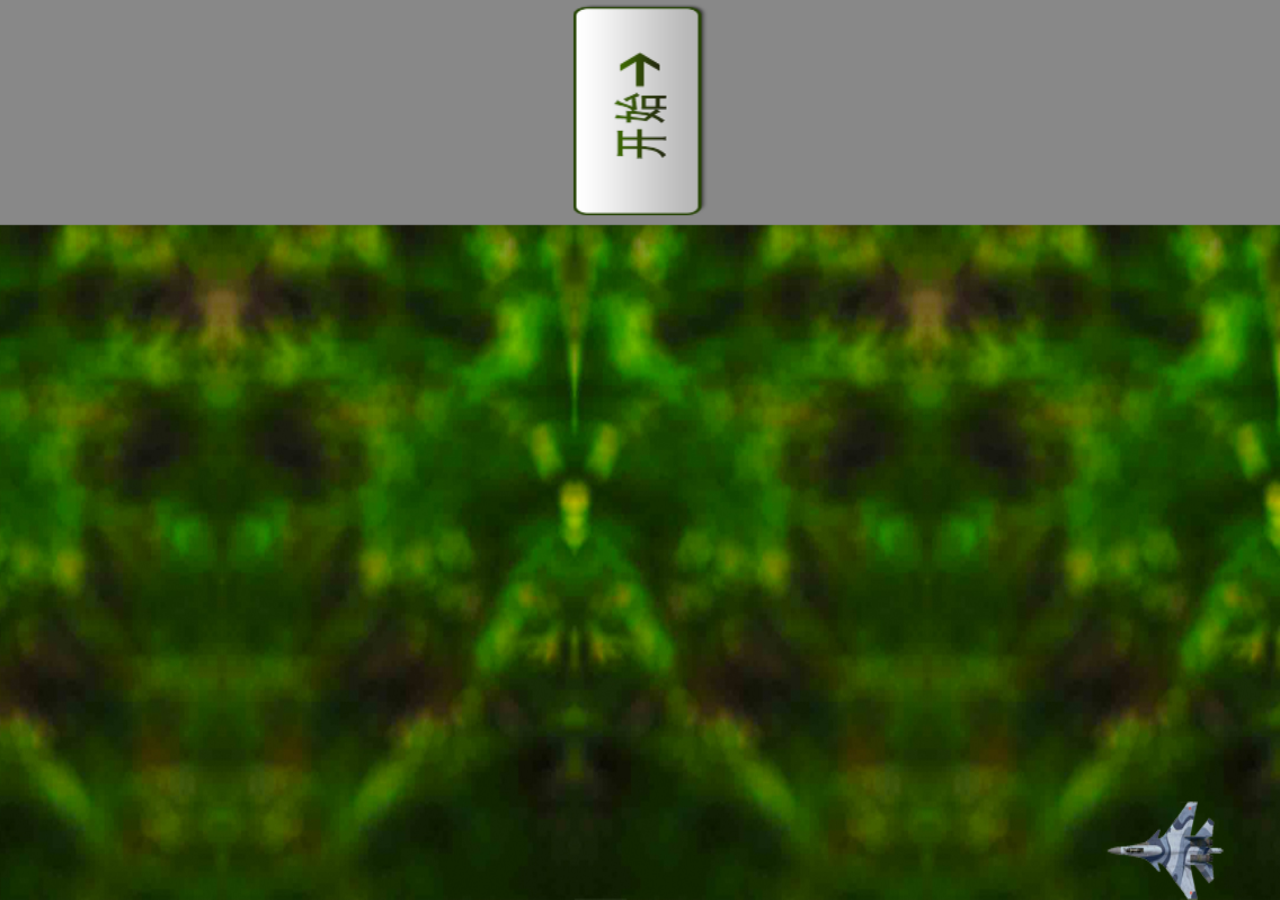
<file: Fighter/index.html>
<!DOCTYPE HTML>
<html>
<head>
    <meta charset="utf-8">
    <title>Egret</title>
    <meta name="viewport" content="width=device-width,initial-scale=1, minimum-scale=1, maximum-scale=1, user-scalable=no"/>
    <meta name="apple-mobile-web-app-capable" content="yes"/>
    <meta name="full-screen" content="true"/>
    <meta name="screen-orientation" content="portrait"/>
    <meta name="x5-fullscreen" content="true"/>
    <meta name="360-fullscreen" content="true"/>
    <style>
        html, body {
            -ms-touch-action: none;
            background: #888888;
            padding: 0;
            border: 0;
            margin: 0;
            height: 100%;
        }
    </style>

    <!--这个标签为通过egret提供的第三方库的方式生成的 javascript 文件。删除 modules_files 标签后，库文件加载列表将不会变化，请谨慎操作！-->
    <!--modules_files_start-->
	<script egret="lib" src="libs/modules/egret/egret.js" src-release="libs/modules/egret/egret.min.js"></script>
	<script egret="lib" src="libs/modules/egret/egret.web.js" src-release="libs/modules/egret/egret.web.min.js"></script>
	<script egret="lib" src="libs/modules/game/game.js" src-release="libs/modules/game/game.min.js"></script>
	<script egret="lib" src="libs/modules/res/res.js" src-release="libs/modules/res/res.min.js"></script>
	<script egret="lib" src="libs/modules/tween/tween.js" src-release="libs/modules/tween/tween.min.js"></script>
	<!--modules_files_end-->

    <!--这个标签为不通过egret提供的第三方库的方式使用的 javascript 文件，请将这些文件放在libs下，但不要放在modules下面。-->
    <!--other_libs_files_start-->
    <script egret="lib" src="polyfill/promise.js" src-release="polyfill/promise.min.js"></script>
    <!--other_libs_files_end-->

    <!--这个标签会被替换为项目中所有的 javascript 文件。删除 game_files 标签后，项目文件加载列表将不会变化，请谨慎操作！-->
    <!--game_files_start-->
	<script egret="game" src="bin-debug/Airplane.js"></script>
	<script egret="game" src="bin-debug/BgMap.js"></script>
	<script egret="game" src="bin-debug/Bullet.js"></script>
	<script egret="game" src="bin-debug/GameContainer.js"></script>
	<script egret="game" src="bin-debug/LoadingUI.js"></script>
	<script egret="game" src="bin-debug/Main.js"></script>
	<script egret="game" src="bin-debug/ScorePanel.js"></script>
	<script egret="game" src="bin-debug/utils/GameUtil.js"></script>
	<!--game_files_end-->
</head>
<body>

    <div style="margin: auto;width: 100%;height: 100%;" class="egret-player"
         data-entry-class="Main"
         data-orientation="portrait"
         data-scale-mode="exactFit"
         data-frame-rate="30"
         data-content-width="640"
         data-content-height="1136"
         data-show-paint-rect="false"
         data-multi-fingered="2"
         data-show-fps="false" data-show-log="false"
         data-show-fps-style="x:0,y:0,size:12,textColor:0xffffff,bgAlpha:0.9">
    </div>
    <script>
        /**
         * {
         * "renderMode":, //引擎渲染模式，"canvas" 或者 "webgl"
         * "audioType": 0 //使用的音频类型，0:默认，1:qq audio，2:web audio，3:audio
         * "antialias": //WebGL模式下是否开启抗锯齿，true:开启，false:关闭，默认为false
         * "retina": //是否基于devicePixelRatio缩放画布
         * }
         **/
        egret.runEgret({renderMode:"webgl", audioType:0});
    </script>
</body>
</html>
</file>
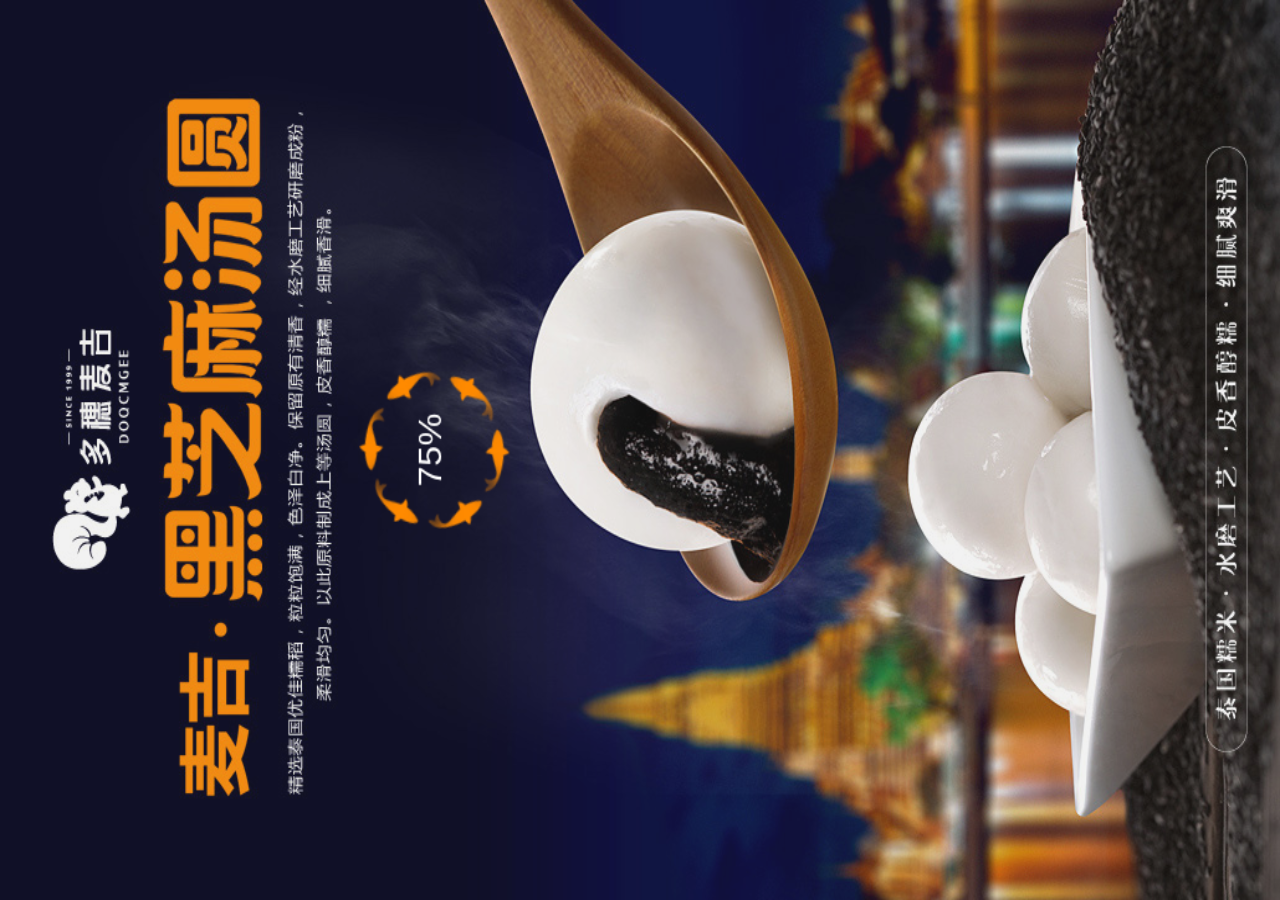
<file: hb-rain/index.html>
<!DOCTYPE HTML>
<html>
<head>
    <meta charset="utf-8">
    <title>多穗麦吉</title>
    <meta name="viewport" content="width=device-width,initial-scale=1, minimum-scale=1, maximum-scale=1, user-scalable=no"/>
    <meta name="apple-mobile-web-app-capable" content="yes"/>
    <meta name="full-screen" content="true"/>
    <meta name="screen-orientation" content="portrait"/>
    <meta name="x5-fullscreen" content="true"/>
    <meta name="360-fullscreen" content="true"/>
    <style>
        html, body {
            -ms-touch-action: none;
            background: #888888;
            padding: 0;
            border: 0;
            margin: 0;
            height: 100%;
        }
    </style>

    <!--这个标签为通过egret提供的第三方库的方式生成的 javascript 文件。删除 modules_files 标签后，库文件加载列表将不会变化，请谨慎操作！-->
    <!--modules_files_start-->
	<script egret="lib" src="libs/modules/egret/egret.js" src-release="libs/modules/egret/egret.min.js"></script>
	<script egret="lib" src="libs/modules/egret/egret.web.js" src-release="libs/modules/egret/egret.web.min.js"></script>
	<script egret="lib" src="libs/modules/game/game.js" src-release="libs/modules/game/game.min.js"></script>
	<script egret="lib" src="libs/modules/res/res.js" src-release="libs/modules/res/res.min.js"></script>
	<script egret="lib" src="libs/modules/tween/tween.js" src-release="libs/modules/tween/tween.min.js"></script>
	<!--modules_files_end-->

    <!--这个标签为不通过egret提供的第三方库的方式使用的 javascript 文件，请将这些文件放在libs下，但不要放在modules下面。-->
    <!--other_libs_files_start-->
    <script egret="lib" src="polyfill/promise.js" src-release="polyfill/promise.min.js"></script>
    <script egret="lib" src="libs/jquery.js" src-release="libs/jquery.js"></script>
    <script src="http://res.wx.qq.com/open/js/jweixin-1.0.0.js"></script>
    <script egret="lib" src="libs/ls.js" src-release="libs/ls.js"></script>
    <!--other_libs_files_end-->

    <!--这个标签会被替换为项目中所有的 javascript 文件。删除 game_files 标签后，项目文件加载列表将不会变化，请谨慎操作！-->
    <!--game_files_start-->
	<script egret="game" src="bin-debug/utils/PopUp.js"></script>
	<script egret="game" src="bin-debug/RedPacket.js"></script>
	<script egret="game" src="bin-debug/ErrorPop.js"></script>
	<script egret="game" src="bin-debug/GameoverPop.js"></script>
	<script egret="game" src="bin-debug/GameView.js"></script>
	<script egret="game" src="bin-debug/HelpPop.js"></script>
	<script egret="game" src="bin-debug/LoadingUI.js"></script>
	<script egret="game" src="bin-debug/Main.js"></script>
	<script egret="game" src="bin-debug/MainView.js"></script>
	<script egret="game" src="bin-debug/QRcode.js"></script>
	<script egret="game" src="bin-debug/ReceivedPop.js"></script>
	<script egret="game" src="bin-debug/EndView.js"></script>
	<script egret="game" src="bin-debug/RedPacketItem.js"></script>
	<script egret="game" src="bin-debug/Score.js"></script>
	<script egret="game" src="bin-debug/Share.js"></script>
	<script egret="game" src="bin-debug/SharePop.js"></script>
	<script egret="game" src="bin-debug/UserInfo.js"></script>
	<script egret="game" src="bin-debug/utils/CustomImage.js"></script>
	<script egret="game" src="bin-debug/utils/Global.js"></script>
	<script egret="game" src="bin-debug/utils/Middle.js"></script>
	<script egret="game" src="bin-debug/CountDown.js"></script>
	<script egret="game" src="bin-debug/utils/StageUtils.js"></script>
	<script egret="game" src="bin-debug/utils/UIManager.js"></script>
	<!--game_files_end-->
</head>
<body>

    <div style="margin: auto;width: 100%;height: 100%;" class="egret-player" id="gameDiv"
         data-entry-class="Main"
         data-orientation="portrait"
         data-scale-mode="exactFit"
         data-frame-rate="30"
         data-content-width="640"
         data-content-height="1030"
         data-show-paint-rect="false"
         data-multi-fingered="2"
         data-show-fps="false" data-show-log="false"
         data-show-fps-style="x:0,y:0,size:12,textColor:0xffffff,bgAlpha:0.9">
    </div>
    <script>
        /**
         * {
         * "renderMode":, //引擎渲染模式，"canvas" 或者 "webgl"
         * "audioType": 0 //使用的音频类型，0:默认，1:qq audio，2:web audio，3:audio
         * "antialias": //WebGL模式下是否开启抗锯齿，true:开启，false:关闭，默认为false
         * "retina": //是否基于devicePixelRatio缩放画布
         * }
         **/
        egret.runEgret({renderMode:"webgl", audioType:0});

        $(document).ready(function()
        {
            $.scriptReady = true;
            //  $('.wx').hide();
        });

    </script>
</body>
</html>
</file>
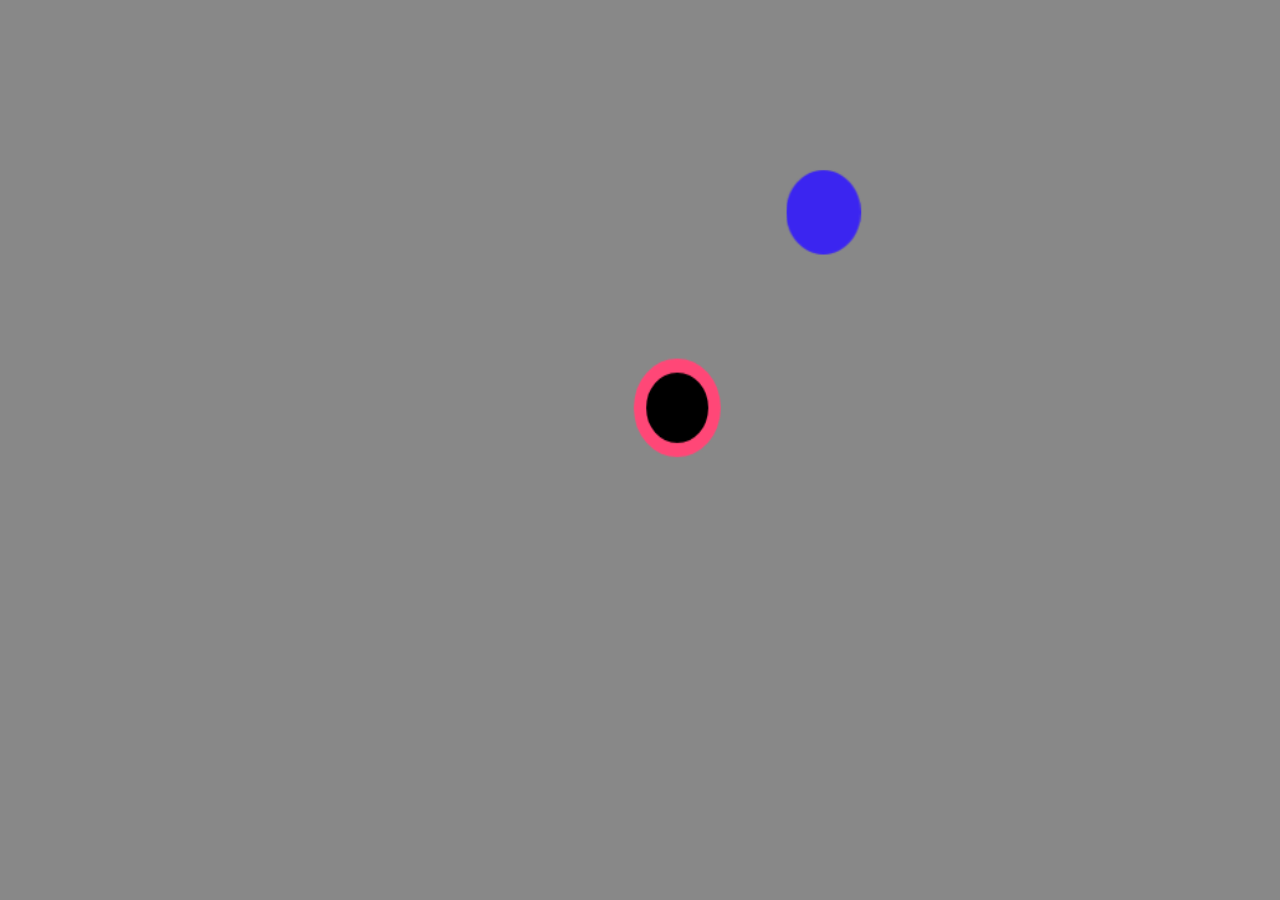
<file: snake/index.html>
<!DOCTYPE HTML>
<html>
<head>
    <meta charset="utf-8">
    <title>贪吃蛇</title>
    <meta name="viewport" content="width=device-width,initial-scale=1, minimum-scale=1, maximum-scale=1, user-scalable=no"/>
    <meta name="apple-mobile-web-app-capable" content="yes"/>
    <meta name="full-screen" content="true"/>
    <meta name="screen-orientation" content="portrait"/>
    <meta name="x5-fullscreen" content="true"/>
    <meta name="360-fullscreen" content="true"/>
    <style>
        html, body {
            -ms-touch-action: none;
            background: #888888;
            padding: 0;
            border: 0;
            margin: 0;
            height: 100%;
        }
    </style>

    <!--这个标签为通过egret提供的第三方库的方式生成的 javascript 文件。删除 modules_files 标签后，库文件加载列表将不会变化，请谨慎操作！-->
    <!--modules_files_start-->
	<script egret="lib" src="libs/modules/egret/egret.js" src-release="libs/modules/egret/egret.min.js"></script>
	<script egret="lib" src="libs/modules/egret/egret.web.js" src-release="libs/modules/egret/egret.web.min.js"></script>
	<script egret="lib" src="libs/modules/game/game.js" src-release="libs/modules/game/game.min.js"></script>
	<script egret="lib" src="libs/modules/res/res.js" src-release="libs/modules/res/res.min.js"></script>
	<script egret="lib" src="libs/modules/tween/tween.js" src-release="libs/modules/tween/tween.min.js"></script>
	<!--modules_files_end-->

    <!--这个标签为不通过egret提供的第三方库的方式使用的 javascript 文件，请将这些文件放在libs下，但不要放在modules下面。-->
    <!--other_libs_files_start-->
    <script egret="lib" src="polyfill/promise.js" src-release="polyfill/promise.min.js"></script>
    <!--other_libs_files_end-->

    <!--这个标签会被替换为项目中所有的 javascript 文件。删除 game_files 标签后，项目文件加载列表将不会变化，请谨慎操作！-->
    <!--game_files_start-->
	<script egret="game" src="bin-debug/Food.js"></script>
	<script egret="game" src="bin-debug/LoadingUI.js"></script>
	<script egret="game" src="bin-debug/Main.js"></script>
	<script egret="game" src="bin-debug/Snake.js"></script>
	<!--game_files_end-->
</head>
<body>

    <div style="margin: auto;width: 100%;height: 100%;" class="egret-player"
         data-entry-class="Main"
         data-orientation="portrait"
         data-scale-mode="exactFit"
         data-frame-rate="30"
         data-content-width="640"
         data-content-height="1030"
         data-show-paint-rect="false"
         data-multi-fingered="2"
         data-show-fps="false" data-show-log="false"
         data-show-fps-style="x:0,y:0,size:12,textColor:0xffffff,bgAlpha:0.9">
    </div>
    <script>
        /**
         * {
         * "renderMode":, //引擎渲染模式，"canvas" 或者 "webgl"
         * "audioType": 0 //使用的音频类型，0:默认，1:qq audio，2:web audio，3:audio
         * "antialias": //WebGL模式下是否开启抗锯齿，true:开启，false:关闭，默认为false
         * "retina": //是否基于devicePixelRatio缩放画布
         * }
         **/
        egret.runEgret({renderMode:"webgl", audioType:0});
    </script>
</body>
</html>
</file>
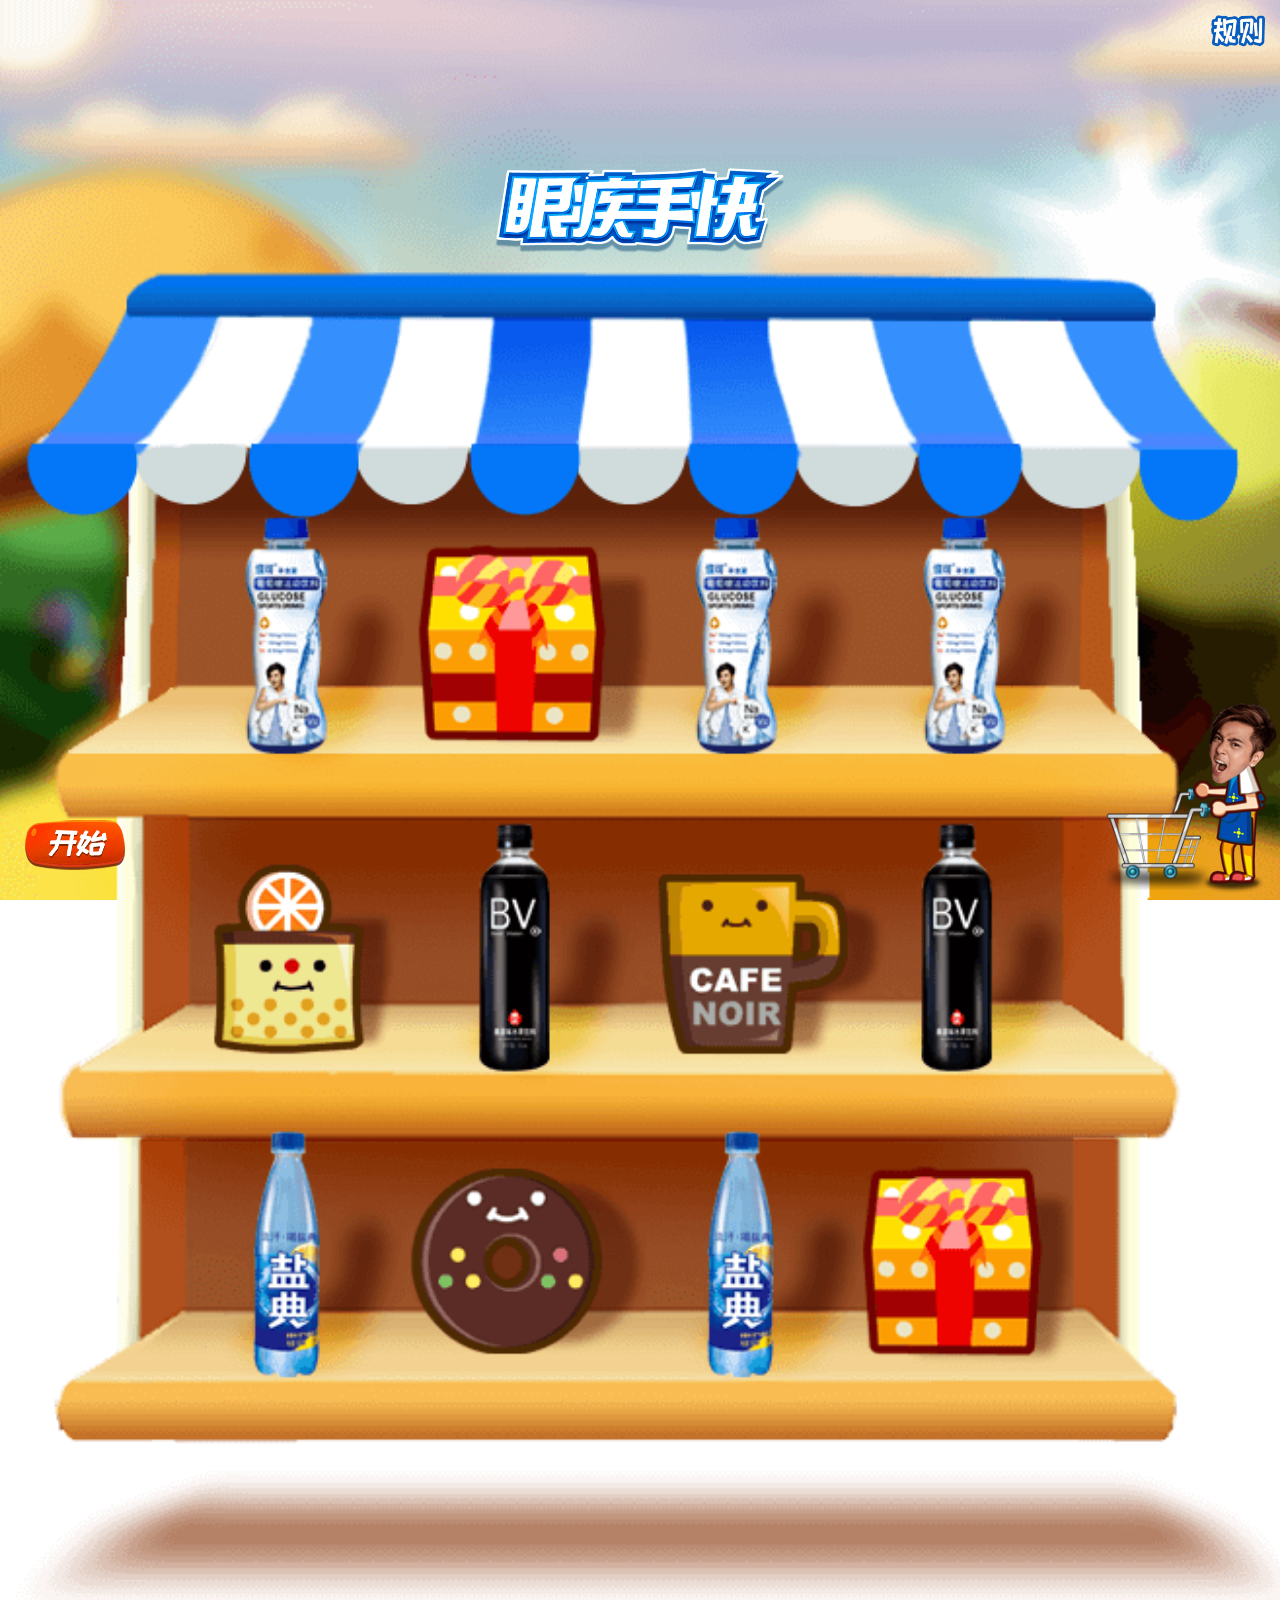
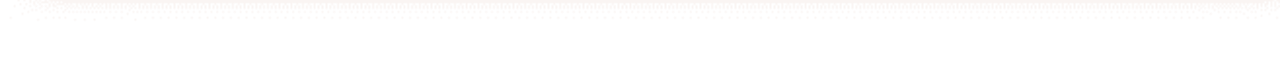
<file: yjsk/html/index.html>
<!DOCTYPE html>
<html>
<head>
	<title>眼疾手快</title>
	<meta charset="utf-8">
	<meta name="viewport" content="width=device-width, initial-scale=1, maximum-scale=1, user-scalable=no">
	<!-- 忽略页面中的数字识别为电话号码 -->
    <meta name="format-detection"content="telephone=no, email=no" />
    <!-- 启用360浏览器的极速模式(webkit) -->
    <meta name="renderer" content="webkit">
    <!-- 避免IE使用兼容模式 -->
    <meta http-equiv="X-UA-Compatible" content="IE=edge">
    <!-- 针对手持设备优化，主要是针对一些老的不识别viewport的浏览器，比如黑莓 -->
    <meta name="HandheldFriendly" content="true">
    <!-- 微软的老式浏览器 -->
    <meta name="MobileOptimized" content="320">
    <!-- uc强制竖屏 -->
    <meta name="screen-orientation" content="portrait">
    <!-- QQ强制竖屏 -->
    <meta name="x5-orientation" content="portrait">
    <!-- UC强制全屏 -->
    <meta name="full-screen" content="yes">
    <!-- QQ强制全屏 -->
    <meta name="x5-fullscreen" content="true">
    <!-- UC应用模式 -->
    <meta name="browsermode" content="application">
    <!-- QQ应用模式 -->
    <meta name="x5-page-mode" content="app">
    <!-- windows phone 点击无高光 -->
    <meta name="msapplication-tap-highlight" content="no">
    <link rel="stylesheet" type="text/css" href="../css/reset.css">
    <link rel="stylesheet" type="text/css" href="../css/index.css">
</head>
<body>
<div class="container">
	<span class="helpBtn" id="helpBtn"><img src="../resource/help-btn.png"></span>
	<div class="main">
		<p class="title"><span><img src="../resource/title.png"></span></p>
		<p class="box"><img src="../resource/login_bg.png"></p>
	</div>
	<a href="playgames.html"><img src="../resource/start.png"></a>
	<span class="car"><img src="../resource/car.png"></span>
	<span class="man"></span>
</div>
<!-- Popup -->
<div id="Popup" class="Popup">
	<div class="popbg">
		<img src="../resource/pop_bg.png">
		<span class="info"><img src="../resource/help_bg.png"></span>
	</div>
	<p><span id="close" class="close"><img src="../resource/ok.png"></span></p>
</div>
</body>
<script type="text/javascript" src="../js/jquery.min.js"></script>
<script type="text/javascript" src="../js/layer.js"></script>
<script type="text/javascript">
	$(function () {
		$('#helpBtn').click(function () {

			var index = layer.open({
				type: 1,
				title: 0,
				closeBtn: 0,
				scrollbar: false,
				shade: [0.8, "#000"],     //设置遮罩层背景
				content: $('#Popup')
			});
			$('#close').click(function () {
				layer.close(index);
			});
		});

	});
</script>
</html>
</file>
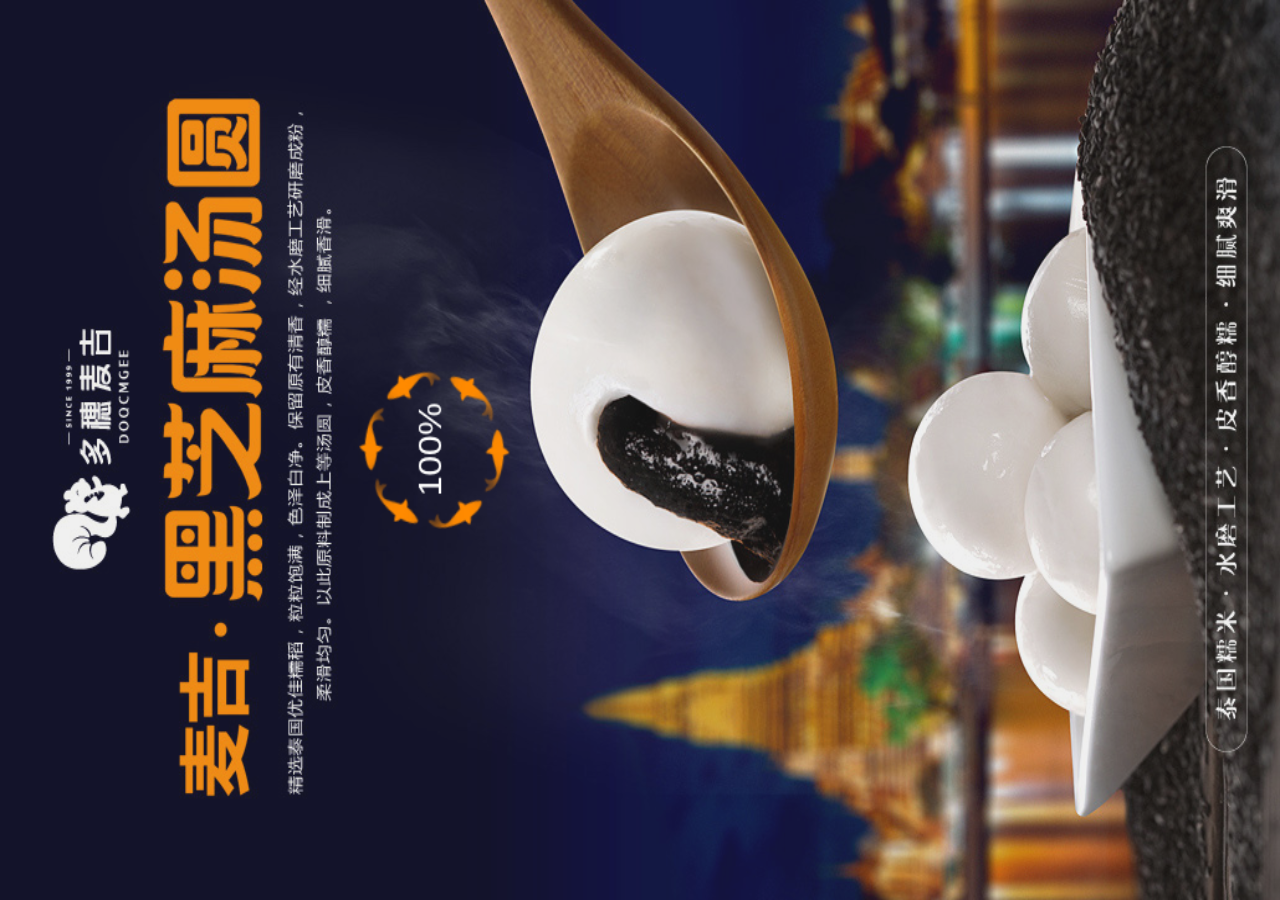
<file: hb-rain/bin-release/web/180120111854/index.html>
<!DOCTYPE HTML>
<html>
<head>
    <meta charset="utf-8">
    <title>多穗麦吉</title>
    <meta name="viewport" content="width=device-width,initial-scale=1, minimum-scale=1, maximum-scale=1, user-scalable=no"/>
    <meta name="apple-mobile-web-app-capable" content="yes"/>
    <meta name="full-screen" content="true"/>
    <meta name="screen-orientation" content="portrait"/>
    <meta name="x5-fullscreen" content="true"/>
    <meta name="360-fullscreen" content="true"/>
    <style>
        html, body {
            -ms-touch-action: none;
            background: #888888;
            padding: 0;
            border: 0;
            margin: 0;
            height: 100%;
        }
    </style>

    <!--这个标签为通过egret提供的第三方库的方式生成的 javascript 文件。删除 modules_files 标签后，库文件加载列表将不会变化，请谨慎操作！-->
    <!--modules_files_start-->
	<script egret="lib" src="libs/modules/egret/egret.min.js"></script>
	<script egret="lib" src="libs/modules/egret/egret.web.min.js"></script>
	<script egret="lib" src="libs/modules/game/game.min.js"></script>
	<script egret="lib" src="libs/modules/res/res.min.js"></script>
	<script egret="lib" src="libs/modules/tween/tween.min.js"></script>
	<!--modules_files_end-->

    <!--这个标签为不通过egret提供的第三方库的方式使用的 javascript 文件，请将这些文件放在libs下，但不要放在modules下面。-->
    <!--other_libs_files_start-->
    <script egret="lib" src="polyfill/promise.min.js"></script>
    <script egret="lib" src="libs/jquery.js"></script>
    <script src="http://res.wx.qq.com/open/js/jweixin-1.0.0.js"></script>
    <script egret="lib" src="libs/ls.js"></script>
    <!--other_libs_files_end-->

    <!--这个标签会被替换为项目中所有的 javascript 文件。删除 game_files 标签后，项目文件加载列表将不会变化，请谨慎操作！-->
    <!--game_files_start-->
	<script src="main.min.js"></script>
	<!--game_files_end-->
</head>
<body>

    <div style="margin: auto;width: 100%;height: 100%;" class="egret-player"
         data-entry-class="Main"
         data-orientation="portrait"
         data-scale-mode="exactFit"
         data-frame-rate="30"
         data-content-width="640"
         data-content-height="1030"
         data-show-paint-rect="false"
         data-multi-fingered="2"
         data-show-fps="false" data-show-log="false"
         data-show-fps-style="x:0,y:0,size:12,textColor:0xffffff,bgAlpha:0.9">
    </div>
    <script>
        /**
         * {
         * "renderMode":, //引擎渲染模式，"canvas" 或者 "webgl"
         * "audioType": 0 //使用的音频类型，0:默认，1:qq audio，2:web audio，3:audio
         * "antialias": //WebGL模式下是否开启抗锯齿，true:开启，false:关闭，默认为false
         * "retina": //是否基于devicePixelRatio缩放画布
         * }
         **/
        egret.runEgret({renderMode:"webgl", audioType:0});

        $(document).ready(function()
        {
            $.scriptReady = true;
            //  $('.wx').hide();
        });

    </script>
</body>
</html>
</file>
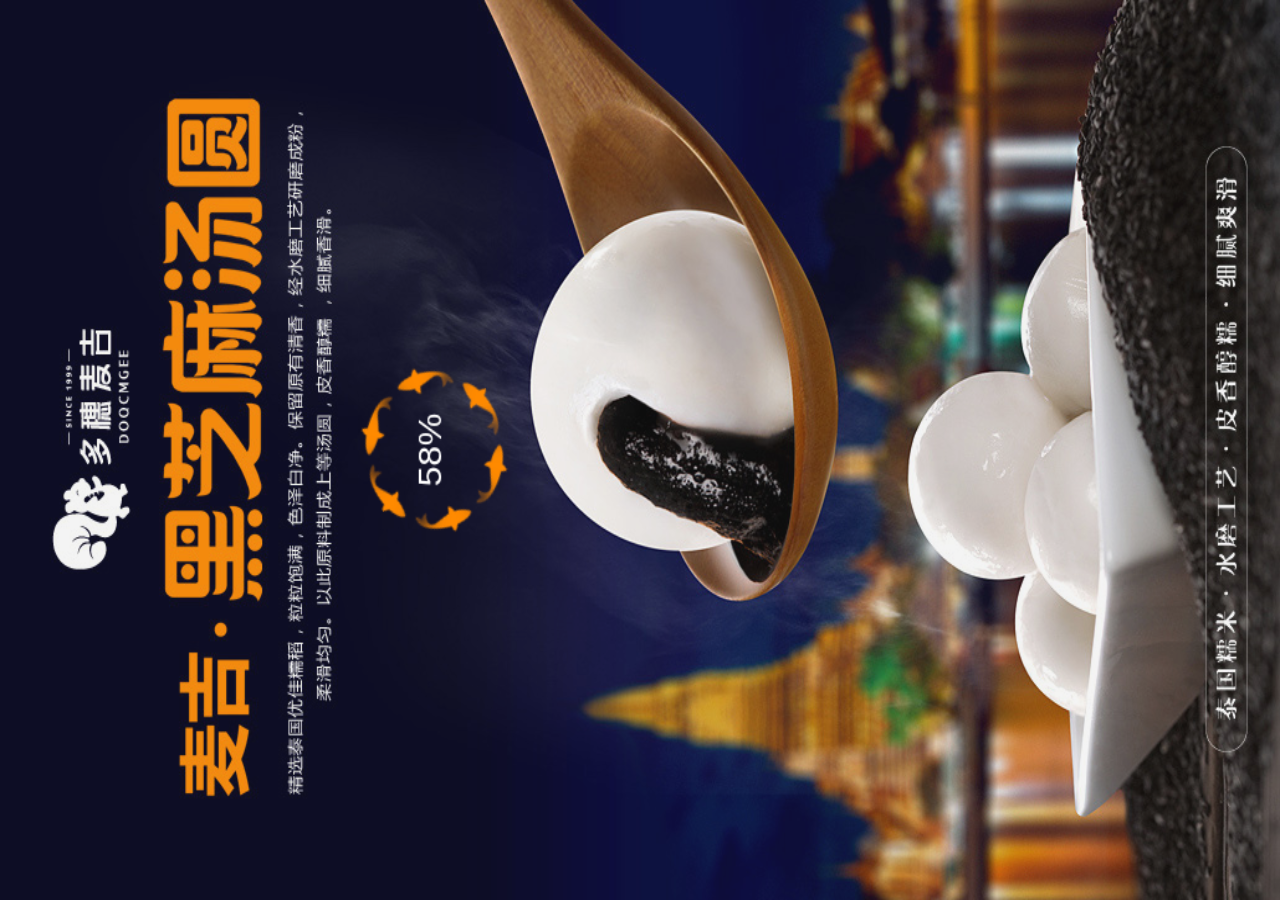
<file: hb-rain/bin-release/web/180120173458/index.html>
<!DOCTYPE HTML>
<html>
<head>
    <meta charset="utf-8">
    <title>多穗麦吉</title>
    <meta name="viewport" content="width=device-width,initial-scale=1, minimum-scale=1, maximum-scale=1, user-scalable=no"/>
    <meta name="apple-mobile-web-app-capable" content="yes"/>
    <meta name="full-screen" content="true"/>
    <meta name="screen-orientation" content="portrait"/>
    <meta name="x5-fullscreen" content="true"/>
    <meta name="360-fullscreen" content="true"/>
    <style>
        html, body {
            -ms-touch-action: none;
            background: #888888;
            padding: 0;
            border: 0;
            margin: 0;
            height: 100%;
        }
    </style>

    <!--这个标签为通过egret提供的第三方库的方式生成的 javascript 文件。删除 modules_files 标签后，库文件加载列表将不会变化，请谨慎操作！-->
    <!--modules_files_start-->
	<script egret="lib" src="libs/modules/egret/egret.min.js"></script>
	<script egret="lib" src="libs/modules/egret/egret.web.min.js"></script>
	<script egret="lib" src="libs/modules/game/game.min.js"></script>
	<script egret="lib" src="libs/modules/res/res.min.js"></script>
	<script egret="lib" src="libs/modules/tween/tween.min.js"></script>
	<!--modules_files_end-->

    <!--这个标签为不通过egret提供的第三方库的方式使用的 javascript 文件，请将这些文件放在libs下，但不要放在modules下面。-->
    <!--other_libs_files_start-->
    <script egret="lib" src="polyfill/promise.min.js"></script>
    <script egret="lib" src="libs/jquery.js"></script>
    <script src="http://res.wx.qq.com/open/js/jweixin-1.0.0.js"></script>
    <script egret="lib" src="libs/ls.js"></script>
    <!--other_libs_files_end-->

    <!--这个标签会被替换为项目中所有的 javascript 文件。删除 game_files 标签后，项目文件加载列表将不会变化，请谨慎操作！-->
    <!--game_files_start-->
	<script src="main.min.js"></script>
	<!--game_files_end-->
</head>
<body>

    <div style="margin: auto;width: 100%;height: 100%;" class="egret-player" id="gameDiv"
         data-entry-class="Main"
         data-orientation="portrait"
         data-scale-mode="exactFit"
         data-frame-rate="30"
         data-content-width="640"
         data-content-height="1030"
         data-show-paint-rect="false"
         data-multi-fingered="2"
         data-show-fps="false" data-show-log="false"
         data-show-fps-style="x:0,y:0,size:12,textColor:0xffffff,bgAlpha:0.9">
    </div>
    <script>
        /**
         * {
         * "renderMode":, //引擎渲染模式，"canvas" 或者 "webgl"
         * "audioType": 0 //使用的音频类型，0:默认，1:qq audio，2:web audio，3:audio
         * "antialias": //WebGL模式下是否开启抗锯齿，true:开启，false:关闭，默认为false
         * "retina": //是否基于devicePixelRatio缩放画布
         * }
         **/
        egret.runEgret({renderMode:"webgl", audioType:0});

        $(document).ready(function()
        {
            $.scriptReady = true;
            //  $('.wx').hide();
        });

    </script>
</body>
</html>
</file>
<file: yjsk/css/index.css>
.container{ width: 100%; height: 100%; background: url(../resource/game_bg.png) no-repeat 50% 0; background-size: cover; }
.container img{ width: 100%; }
.container .helpBtn{ position: absolute; right: 15px; top: 15px; width: 54px; height: 32px; cursor: pointer; }

.main{margin: 0 auto; padding-top: 10%;}
.main .title{ width: 100%; text-align: center; z-index: 99; position: relative; bottom: -40px; left: 0;}
.main .title span{ width: 290px; height: 84px;  z-index: 99;}
.container .helpBtn,.main .title span,.container .car,.container .man{display: inline-block;}
.container a{display: inline-block; position: absolute; bottom: 30px; left: 25px; width: 100px; height: 50px;}
.container .car,.container .man{ position: absolute; }
.container .car{ width: 136px; height: 118px; bottom: 5px; right: 50px; }
.container .man{width: 100px; height: 198px; background: url(../resource/manStand.png) no-repeat 0 0; animation: man 0.5s steps(2) infinite; -webkit-animation: man 0.5s steps(2) infinite; -moz-animation: man 0.5s steps(2) infinite; bottom: 6px; right: -6px;}
/*Popup*/
.Popup{display: none;}
.Popup p{text-align: center;}
.Popup img{ width: 100%; }
.Popup .popbg{padding: 0 20px;}
.Popup .popbg .info{ position: absolute; left: 0; top: 0; padding: 80px 50px;}
.Popup .close{ display: inline-block; width: 95px; height: 50px; margin-top: 20px; }

@keyframes man{
	0%{
		background-position: 0;
	}
	100%{
		background-position: -200px 0;
	}
}
@-webkit-keyframes man{
	0%{
		background-position: 0;
	}
	100%{
		background-position: -200px 0;
	}
}
@-moz-keyframes man{
	0%{
		background-position: 0;
	}
	100%{
		background-position: -200px 0;
	}
}
</file>
